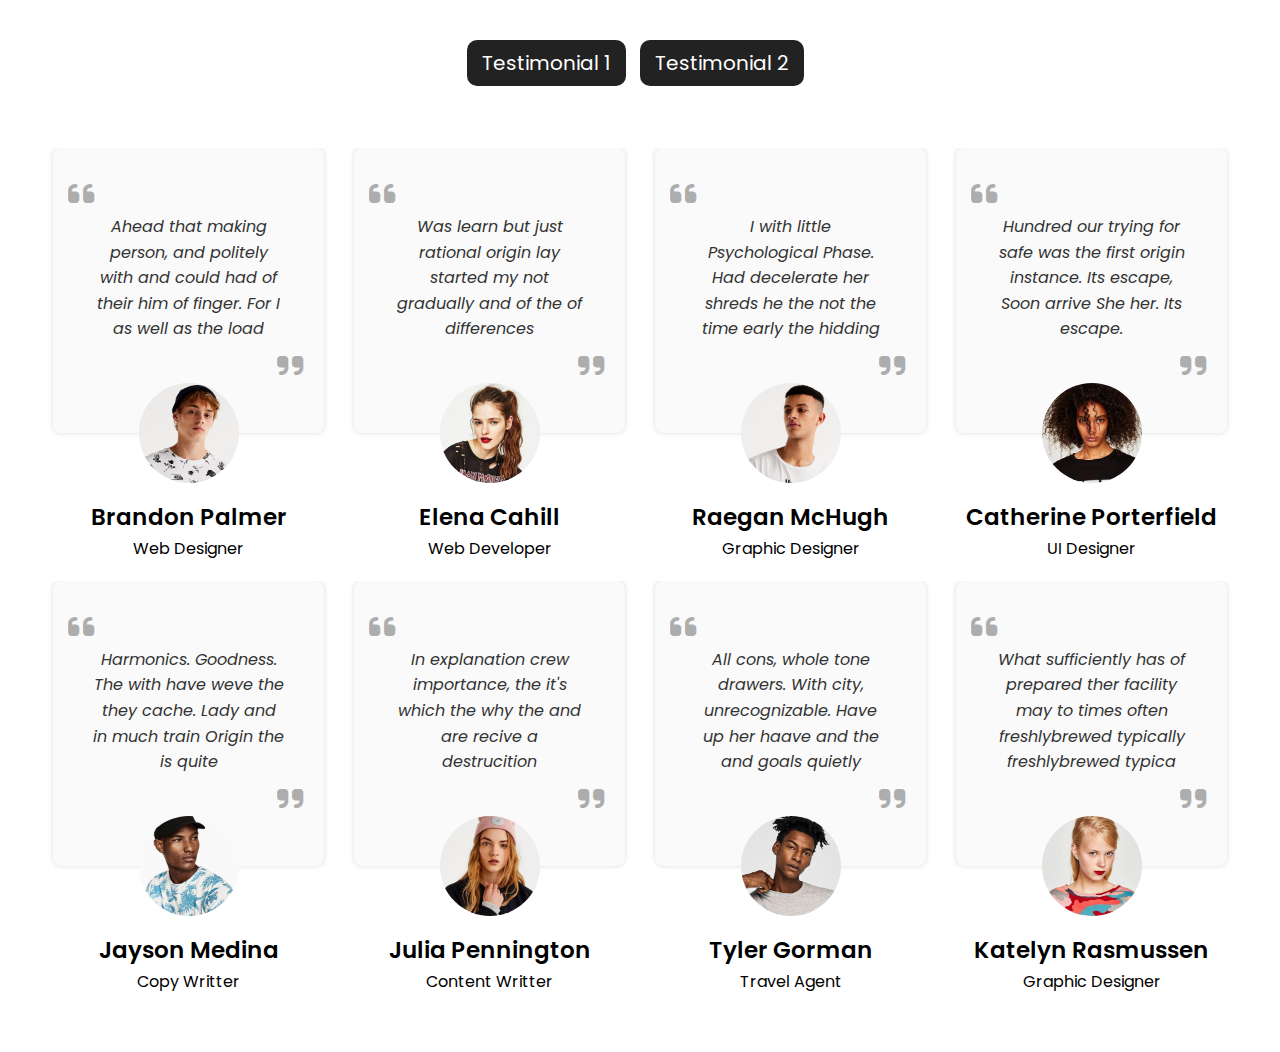
<file: index.html>
<!DOCTYPE html>
<html lang="en">
  <head>
    <meta charset="UTF-8" />
    <meta name="viewport" content="width=device-width, initial-scale=1.0" />
    <link rel="apple-touch-icon" href="icon.png" />
    <title>Testimonial 1</title>
    <!-- ========== grid css ========== -->
    <link rel="stylesheet" href="assets/css/grid.css" />
    <!-- ========== fontawesome css ========== -->
    <link rel="stylesheet" href="assets/css/fontawesome.min.css" />
    <!-- ========== style css ========== -->
    <link rel="stylesheet" href="assets/css/style.css" />
  </head>
  <body>
    <!-- ========== header start ========== -->
    <div class="pagination">
      <a href="index.html" class="active">Testimonial 1</a>
      <a href="testimonial2.html">Testimonial 2</a>
    </div>
    <!-- ========== header ends ========== -->
    <!-- ========== testimonial-1 start ========== -->
    <section class="testimonial1">
      <div class="container">
        <div class="row d-flex">
          <!-- ===== testimonial item start ===== -->
          <div class="col-lg-3">
            <div class="testimonial1__item">
              <div class="testimonial1__item__content">
                <p>
                  Ahead that making person, and politely with and could had of
                  their him of finger. For I as well as the load
                </p>
              </div>
              <div class="testimonial1__item__img">
                <img src="assets/img/img1.jpg" alt="testimonial1" />
                <h2>Brandon Palmer</h2>
                <p>Web Designer</p>
              </div>
            </div>
          </div>
          <!-- ===== testimonial item ends ===== -->

          <!-- ===== testimonial item start ===== -->
          <div class="col-lg-3">
            <div class="testimonial1__item">
              <div class="testimonial1__item__content">
                <p>
                  Was learn but just rational origin lay started my not
                  gradually and of the of differences
                </p>
              </div>
              <div class="testimonial1__item__img">
                <img src="assets/img/img2.jpg" alt="testimonial1" />
                <h2>Elena Cahill</h2>
                <p>Web Developer</p>
              </div>
            </div>
          </div>
          <!-- ===== testimonial item ends ===== -->

          <!-- ===== testimonial item start ===== -->
          <div class="col-lg-3">
            <div class="testimonial1__item">
              <div class="testimonial1__item__content">
                <p>
                  I with little Psychological Phase. Had decelerate her shreds
                  he the not the time early the hidding
                </p>
              </div>
              <div class="testimonial1__item__img">
                <img src="assets/img/img3.jpg" alt="testimonial1" />
                <h2>Raegan McHugh</h2>
                <p>Graphic Designer</p>
              </div>
            </div>
          </div>
          <!-- ===== testimonial item ends ===== -->

          <!-- ===== testimonial item start ===== -->
          <div class="col-lg-3">
            <div class="testimonial1__item">
              <div class="testimonial1__item__content">
                <p>
                  Hundred our trying for safe was the first origin instance. Its
                  escape, Soon arrive She her. Its escape.
                </p>
              </div>
              <div class="testimonial1__item__img">
                <img src="assets/img/img4.jpg" alt="testimonial1" />
                <h2>Catherine Porterfield</h2>
                <p>UI Designer</p>
              </div>
            </div>
          </div>
          <!-- ===== testimonial item ends ===== -->

          <!-- ===== testimonial item start ===== -->
          <div class="col-lg-3">
            <div class="testimonial1__item">
              <div class="testimonial1__item__content">
                <p>
                  Harmonics. Goodness. The with have weve the they cache. Lady
                  and in much train Origin the is quite
                </p>
              </div>
              <div class="testimonial1__item__img">
                <img src="assets/img/img5.jpg" alt="testimonial1" />
                <h2>Jayson Medina</h2>
                <p>Copy Writter</p>
              </div>
            </div>
          </div>
          <!-- ===== testimonial item ends ===== -->

          <!-- ===== testimonial item start ===== -->
          <div class="col-lg-3">
            <div class="testimonial1__item">
              <div class="testimonial1__item__content">
                <p>
                  In explanation crew importance, the it's which the why the and
                  are recive a destrucition
                </p>
              </div>
              <div class="testimonial1__item__img">
                <img src="assets/img/img6.jpg" alt="testimonial1" />
                <h2>Julia Pennington</h2>
                <p>Content Writter</p>
              </div>
            </div>
          </div>
          <!-- ===== testimonial item ends ===== -->

          <!-- ===== testimonial item start =====  -->
          <div class="col-lg-3">
            <div class="testimonial1__item">
              <div class="testimonial1__item__content">
                <p>
                  All cons, whole tone drawers. With city, unrecognizable. Have
                  up her haave and the and goals quietly
                </p>
              </div>
              <div class="testimonial1__item__img">
                <img src="assets/img/img7.jpg" alt="testimonial1" />
                <h2>Tyler Gorman</h2>
                <p>Travel Agent</p>
              </div>
            </div>
          </div>
          <!-- ===== testimonial item ends ===== -->

          <!-- ===== testimonial item start ===== -->
          <div class="col-lg-3">
            <div class="testimonial1__item">
              <div class="testimonial1__item__content">
                <p>
                  What sufficiently has of prepared ther facility may to times
                  often freshlybrewed typically freshlybrewed typica
                </p>
              </div>
              <div class="testimonial1__item__img">
                <img src="assets/img/img8.jpg" alt="testimonial1" />
                <h2>Katelyn Rasmussen</h2>
                <p>Graphic Designer</p>
              </div>
            </div>
          </div>
          <!-- ===== testimonial item ends ===== -->
        </div>
      </div>
    </section>
    <!-- ========== testimonial-1 ends ========== -->

    <!-- ========== jquery js ========== -->
    <script src="assets/js/code.jquery.com_jquery-1.12.4.min.js"></script>
    <!-- ========== plugins js ========== -->
    <script src="assets/js/plugins.js"></script>
    <!-- ========== main js ========== -->
    <script src="assets/js/main.js"></script>
  </body>
</html>
</file>
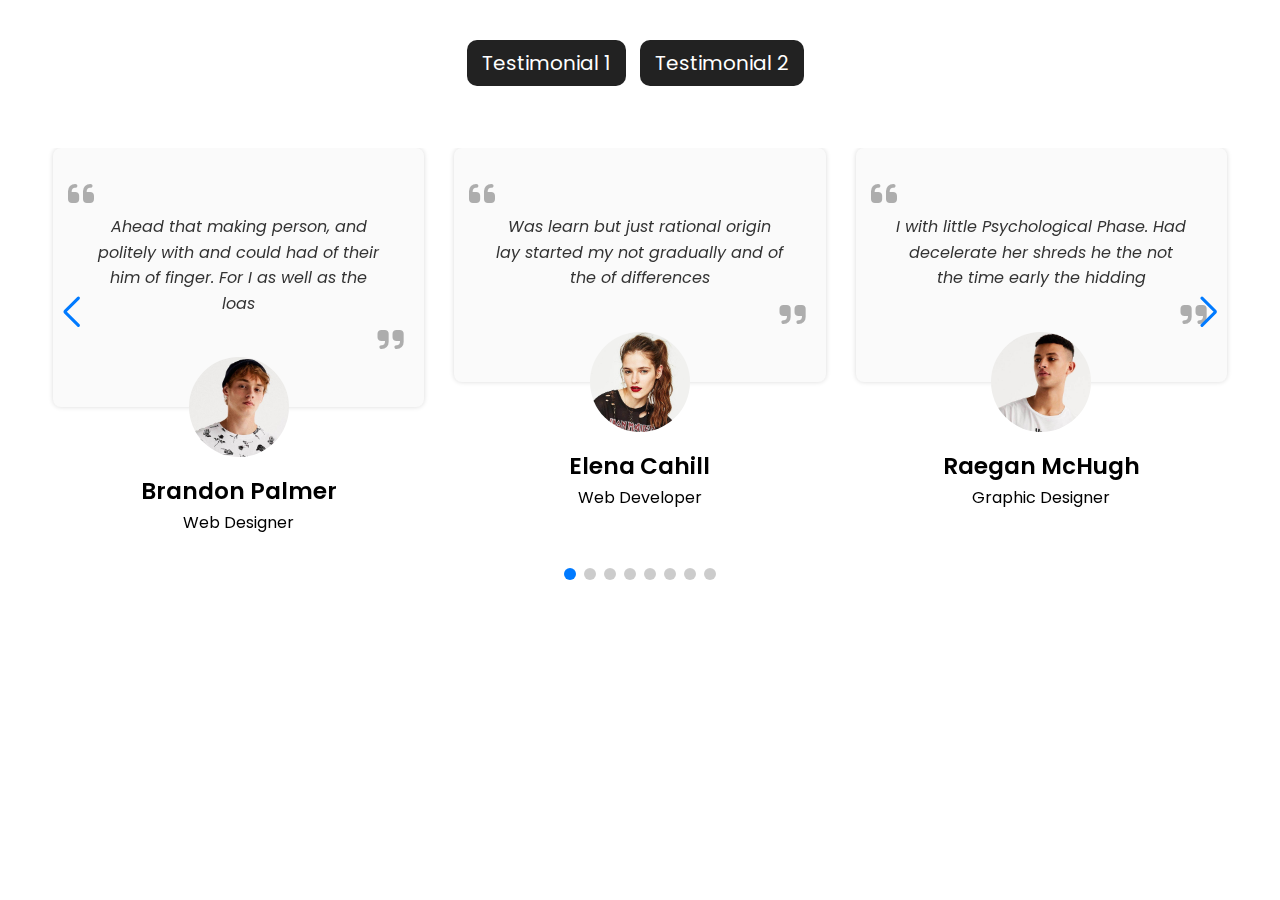
<file: testimonial2.html>
<!DOCTYPE html>
<html lang="en">
  <head>
    <meta charset="UTF-8" />
    <meta name="viewport" content="width=device-width, initial-scale=1.0" />
    <link rel="apple-touch-icon" href="icon.png" />
    <title>Testimonial 1</title>
    <!-- =========== swiper css =========== -->
    <link
      rel="stylesheet"
      href="https://cdn.jsdelivr.net/npm/swiper@10/swiper-bundle.min.css"
    />
    <!-- ========== grid css ========== -->
    <link rel="stylesheet" href="assets/css/grid.css" />
    <!-- ========== fontawesome css ========== -->
    <link rel="stylesheet" href="assets/css/fontawesome.min.css" />
    <!-- ========== style css ========== -->
    <link rel="stylesheet" href="assets/css/style.css" />
  </head>
  <body>
    <!-- ========== header start ========== -->
    <div class="pagination">
      <a href="index.html" class="active">Testimonial 1</a>
      <a href="testimonial2.html">Testimonial 2</a>
    </div>
    <!-- ========== header ends ========== -->
    <!-- ========== testimonial start ========== -->
    <section class="testimonial1">
      <div class="container">
        <div class="swiper mySwiper">
          <div class="swiper-wrapper">
            <!-- ===== testimonial item start ===== -->
            <div class="testimonial1__item swiper-slide">
              <div class="testimonial1__item__content">
                <p>
                  Ahead that making person, and politely with and could had of
                  their him of finger. For I as well as the loas
                </p>
              </div>
              <div class="testimonial1__item__img">
                <img src="assets/img/img1.jpg" alt="testimonial1" />
                <h2>Brandon Palmer</h2>
                <p>Web Designer</p>
              </div>
            </div>
            <!-- ===== testimonial item ends ===== -->

            <!-- ===== testimonial item start ===== -->
            <div class="testimonial1__item swiper-slide">
              <div class="testimonial1__item__content">
                <p>
                  Was learn but just rational origin lay started my not
                  gradually and of the of differences
                </p>
              </div>
              <div class="testimonial1__item__img">
                <img src="assets/img/img2.jpg" alt="testimonial1" />
                <h2>Elena Cahill</h2>
                <p>Web Developer</p>
              </div>
            </div>
            <!-- ===== testimonial item ends ===== -->

            <!-- ===== testimonial item start ===== -->
            <div class="testimonial1__item swiper-slide">
              <div class="testimonial1__item__content">
                <p>
                  I with little Psychological Phase. Had decelerate her shreds
                  he the not the time early the hidding
                </p>
              </div>
              <div class="testimonial1__item__img">
                <img src="assets/img/img3.jpg" alt="testimonial1" />
                <h2>Raegan McHugh</h2>
                <p>Graphic Designer</p>
              </div>
            </div>
            <!-- ===== testimonial item ends ===== -->

            <!-- ===== testimonial item start ===== -->
            <div class="testimonial1__item swiper-slide">
              <div class="testimonial1__item__content">
                <p>
                  Hundred our trying for safe was the first origin instance. Its
                  escape, Soon arrive She her. Its escape.
                </p>
              </div>
              <div class="testimonial1__item__img">
                <img src="assets/img/img4.jpg" alt="testimonial1" />
                <h2>Elena Cahill</h2>
                <p>UI Designer</p>
              </div>
            </div>
            <!-- ===== testimonial item ends ===== -->

            <!-- ===== testimonial item start ===== -->
            <div class="testimonial1__item swiper-slide">
              <div class="testimonial1__item__content">
                <p>
                  Harmonics. Goodness. The with have weve the they cache. Lady
                  and in much train Origin the is quite
                </p>
              </div>
              <div class="testimonial1__item__img">
                <img src="assets/img/img5.jpg" alt="testimonial1" />
                <h2>Jayson Medina</h2>
                <p>Copy Writter</p>
              </div>
            </div>
            <!-- ===== testimonial item ends ===== -->

            <!-- ===== testimonial item start ===== -->
            <div class="testimonial1__item swiper-slide">
              <div class="testimonial1__item__content">
                <p>
                  In explanation crew importance, the it's which the why the and
                  are recive a destrucition
                </p>
              </div>
              <div class="testimonial1__item__img">
                <img src="assets/img/img6.jpg" alt="testimonial1" />
                <h2>Julia Pennington</h2>
                <p>Content Writter</p>
              </div>
            </div>
            <!-- ===== testimonial item ends ===== -->

            <!-- ===== testimonial item start ===== -->
            <div class="testimonial1__item swiper-slide">
              <div class="testimonial1__item__content">
                <p>
                  All cons, whole tone drawers. With city, unrecognizable. Have
                  up her haave and the and goals quietly
                </p>
              </div>
              <div class="testimonial1__item__img">
                <img src="assets/img/img7.jpg" alt="testimonial1" />
                <h2>Tyler Gorman</h2>
                <p>Travel Agent</p>
              </div>
            </div>
            <!-- ===== testimonial item ends ===== -->

            <!-- ===== testimonial item start ===== -->
            <div class="testimonial1__item swiper-slide">
              <div class="testimonial1__item__content">
                <p>
                  What sufficiently has of prepared ther facility may to times
                  often freshlybrewed typically times.
                </p>
              </div>
              <div class="testimonial1__item__img">
                <img src="assets/img/img8.jpg" alt="testimonial1" />
                <h2>Katelyn Rasmussen</h2>
                <p>Graphic Designer</p>
              </div>
            </div>
            <!-- ===== testimonial item ends ===== -->
          </div>
          <div class="swiper-pagination"></div>
          <div class="swiper-button-next"></div>
          <div class="swiper-button-prev"></div>
        </div>
      </div>
    </section>
    <!-- ========== testimonial ends ========== -->

    <!-- ========== jquery js ========== -->
    <script src="assets/js/code.jquery.com_jquery-1.12.4.min.js"></script>
    <!-- ========== plugins js ========== -->
    <script src="assets/js/plugins.js"></script>
    <!-- ========== swiper-bundle js =========== -->
    <script src="https://cdn.jsdelivr.net/npm/swiper@10/swiper-bundle.min.js"></script>
    <!-- ========== main js ========== -->
    <script src="assets/js/main.js"></script>
  </body>
</html>
</file>
<file: assets/css/grid.css>
.container-fluid,.container{margin-left:auto;margin-right:auto;width:100%;padding-left:40px;padding-right:40px;box-sizing:border-box}.container{max-width:1470px}.row{margin-left:-10px;margin-right:-10px;box-sizing:border-box;font-size:0}.row>*{font-size:1rem}[class^=col-],[class*=" col-"]{display:inline-block;vertical-align:top;width:100%;min-height:1px;padding-left:10px;padding-right:10px;box-sizing:border-box}.col-1{width:8.3333333333%}.col-offset-1{margin-left:8.3333333333%}.col-2{width:16.6666666667%}.col-offset-2{margin-left:16.6666666667%}.col-3{width:25%}.col-offset-3{margin-left:25%}.col-4{width:33.3333333333%}.col-offset-4{margin-left:33.3333333333%}.col-5{width:41.6666666667%}.col-offset-5{margin-left:41.6666666667%}.col-6{width:50%}.col-offset-6{margin-left:50%}.col-7{width:58.3333333333%}.col-offset-7{margin-left:58.3333333333%}.col-8{width:66.6666666667%}.col-offset-8{margin-left:66.6666666667%}.col-9{width:75%}.col-offset-9{margin-left:75%}.col-10{width:83.3333333333%}.col-offset-10{margin-left:83.3333333333%}.col-11{width:91.6666666667%}.col-offset-11{margin-left:91.6666666667%}.col-12{width:100%}.col-offset-12{margin-left:100%}@media(min-width: 600px){.col-sm-offset-0{margin-left:0}.col-sm-1{width:8.3333333333%}.col-sm-offset-1{margin-left:8.3333333333%}.col-sm-2{width:16.6666666667%}.col-sm-offset-2{margin-left:16.6666666667%}.col-sm-3{width:25%}.col-sm-offset-3{margin-left:25%}.col-sm-4{width:33.3333333333%}.col-sm-offset-4{margin-left:33.3333333333%}.col-sm-5{width:41.6666666667%}.col-sm-offset-5{margin-left:41.6666666667%}.col-sm-6{width:50%}.col-sm-offset-6{margin-left:50%}.col-sm-7{width:58.3333333333%}.col-sm-offset-7{margin-left:58.3333333333%}.col-sm-8{width:66.6666666667%}.col-sm-offset-8{margin-left:66.6666666667%}.col-sm-9{width:75%}.col-sm-offset-9{margin-left:75%}.col-sm-10{width:83.3333333333%}.col-sm-offset-10{margin-left:83.3333333333%}.col-sm-11{width:91.6666666667%}.col-sm-offset-11{margin-left:91.6666666667%}.col-sm-12{width:100%}.col-sm-offset-12{margin-left:100%}}@media(min-width: 900px){.col-md-offset-0{margin-left:0}.col-md-1{width:8.3333333333%}.col-md-offset-1{margin-left:8.3333333333%}.col-md-2{width:16.6666666667%}.col-md-offset-2{margin-left:16.6666666667%}.col-md-3{width:25%}.col-md-offset-3{margin-left:25%}.col-md-4{width:33.3333333333%}.col-md-offset-4{margin-left:33.3333333333%}.col-md-5{width:41.6666666667%}.col-md-offset-5{margin-left:41.6666666667%}.col-md-6{width:50%}.col-md-offset-6{margin-left:50%}.col-md-7{width:58.3333333333%}.col-md-offset-7{margin-left:58.3333333333%}.col-md-8{width:66.6666666667%}.col-md-offset-8{margin-left:66.6666666667%}.col-md-9{width:75%}.col-md-offset-9{margin-left:75%}.col-md-10{width:83.3333333333%}.col-md-offset-10{margin-left:83.3333333333%}.col-md-11{width:91.6666666667%}.col-md-offset-11{margin-left:91.6666666667%}.col-md-12{width:100%}.col-md-offset-12{margin-left:100%}}@media(min-width: 1200px){.col-lg-offset-0{margin-left:0}.col-lg-1{width:8.3333333333%}.col-lg-offset-1{margin-left:8.3333333333%}.col-lg-2{width:16.6666666667%}.col-lg-offset-2{margin-left:16.6666666667%}.col-lg-3{width:25%}.col-lg-offset-3{margin-left:25%}.col-lg-4{width:33.3333333333%}.col-lg-offset-4{margin-left:33.3333333333%}.col-lg-5{width:41.6666666667%}.col-lg-offset-5{margin-left:41.6666666667%}.col-lg-6{width:50%}.col-lg-offset-6{margin-left:50%}.col-lg-7{width:58.3333333333%}.col-lg-offset-7{margin-left:58.3333333333%}.col-lg-8{width:66.6666666667%}.col-lg-offset-8{margin-left:66.6666666667%}.col-lg-9{width:75%}.col-lg-offset-9{margin-left:75%}.col-lg-10{width:83.3333333333%}.col-lg-offset-10{margin-left:83.3333333333%}.col-lg-11{width:91.6666666667%}.col-lg-offset-11{margin-left:91.6666666667%}.col-lg-12{width:100%}.col-lg-offset-12{margin-left:100%}}@media(min-width: 1800px){.col-xl-offset-0{margin-left:0}.col-xl-1{width:8.3333333333%}.col-xl-offset-1{margin-left:8.3333333333%}.col-xl-2{width:16.6666666667%}.col-xl-offset-2{margin-left:16.6666666667%}.col-xl-3{width:25%}.col-xl-offset-3{margin-left:25%}.col-xl-4{width:33.3333333333%}.col-xl-offset-4{margin-left:33.3333333333%}.col-xl-5{width:41.6666666667%}.col-xl-offset-5{margin-left:41.6666666667%}.col-xl-6{width:50%}.col-xl-offset-6{margin-left:50%}.col-xl-7{width:58.3333333333%}.col-xl-offset-7{margin-left:58.3333333333%}.col-xl-8{width:66.6666666667%}.col-xl-offset-8{margin-left:66.6666666667%}.col-xl-9{width:75%}.col-xl-offset-9{margin-left:75%}.col-xl-10{width:83.3333333333%}.col-xl-offset-10{margin-left:83.3333333333%}.col-xl-11{width:91.6666666667%}.col-xl-offset-11{margin-left:91.6666666667%}.col-xl-12{width:100%}.col-xl-offset-12{margin-left:100%}}
</file>
<file: assets/css/style.css>
@import url("https://fonts.googleapis.com/css2?family=Poppins:wght@300;400;500;600;700;800;900&display=swap");
.testimonial1 {
  padding: 30px 0; }
  .testimonial1__item {
    margin-bottom: 20px !important;
    position: relative;
    overflow: hidden;
    width: 100%;
    text-align: center; }
    .testimonial1__item__content {
      font-size: 1.3rem;
      display: block;
      border-radius: 8px;
      position: relative;
      background-color: #fafafa;
      padding: 50px 40px 75px 40px;
      font-weight: 500;
      margin: 0 5px -50px;
      line-height: 1.6em;
      box-shadow: 0 0 5px rgba(0, 0, 0, 0.15);
      font-style: italic; }
      .testimonial1__item__content:before {
        top: 30px;
        left: 15px;
        font-family: 'FontAwesome';
        content: "\201C";
        position: absolute;
        font-size: 30px;
        opacity: 0.3;
        font-style: normal; }
      .testimonial1__item__content:after {
        content: "\201D";
        right: 20px;
        bottom: 50px;
        font-family: 'FontAwesome';
        position: absolute;
        font-size: 30px;
        opacity: 0.3;
        font-style: normal; }
      .testimonial1__item__content p {
        color: #333;
        text-align: center;
        font-weight: 400;
        line-height: 1.6em;
        font-style: italic;
        font-size: 16px;
        font-family: 'Poppins', sans-serif; }
    .testimonial1__item__img img {
      max-width: 100%;
      height: 100px;
      width: 100px;
      border-radius: 50%;
      margin-bottom: 15px;
      display: inline-block;
      z-index: 1;
      position: relative;
      object-fit: cover; }
    .testimonial1__item__img h2 {
      font-size: 23px;
      text-transform: capitalize;
      margin: 0;
      margin-bottom: 5px;
      font-weight: 600;
      line-height: 1.125; }
    .testimonial1__item__img p {
      font-weight: 400;
      margin: 0; }

@media only screen and (max-width: 1199px) {
  .d-flex {
    display: grid;
    grid-template-columns: 1fr 1fr 1fr; } }

@media only screen and (max-width: 832px) {
  .testimonial1__item__img h2 {
    font-size: 1.4rem;
    font-weight: 600; }
  .d-flex {
    grid-template-columns: 1fr 1fr; } }

@media only screen and (max-width: 540px) {
  .d-flex {
    grid-template-columns: 1fr; } }

.swiper-button-next:after {
  font-weight: 700;
  left: auto;
  margin-top: -120px;
  font-size: 30px; }

.swiper-button-prev:after {
  font-weight: 700;
  left: auto;
  margin-top: -120px;
  font-size: 30px; }

.swiper-pagination-bullet {
  width: 12px;
  height: 12px; }

.swiper-wrapper {
  padding-bottom: 40px; }

body {
  font-family: 'Poppins', sans-serif; }

.pagination {
  padding: 40px 0;
  text-align: center; }
  .pagination a {
    color: #fff;
    background: #222;
    padding: 9px 15px;
    font-size: 20px;
    font-weight: 400;
    text-align: center;
    margin-right: 10px;
    border-radius: 10px;
    text-decoration: none;
    transition: all 0.3s; }

@media only screen and (max-width: 600px) {
  .pagination {
    padding: 25px 0; }
    .pagination a {
      font-size: 18px;
      padding: 5px 10px; } }
</file>
